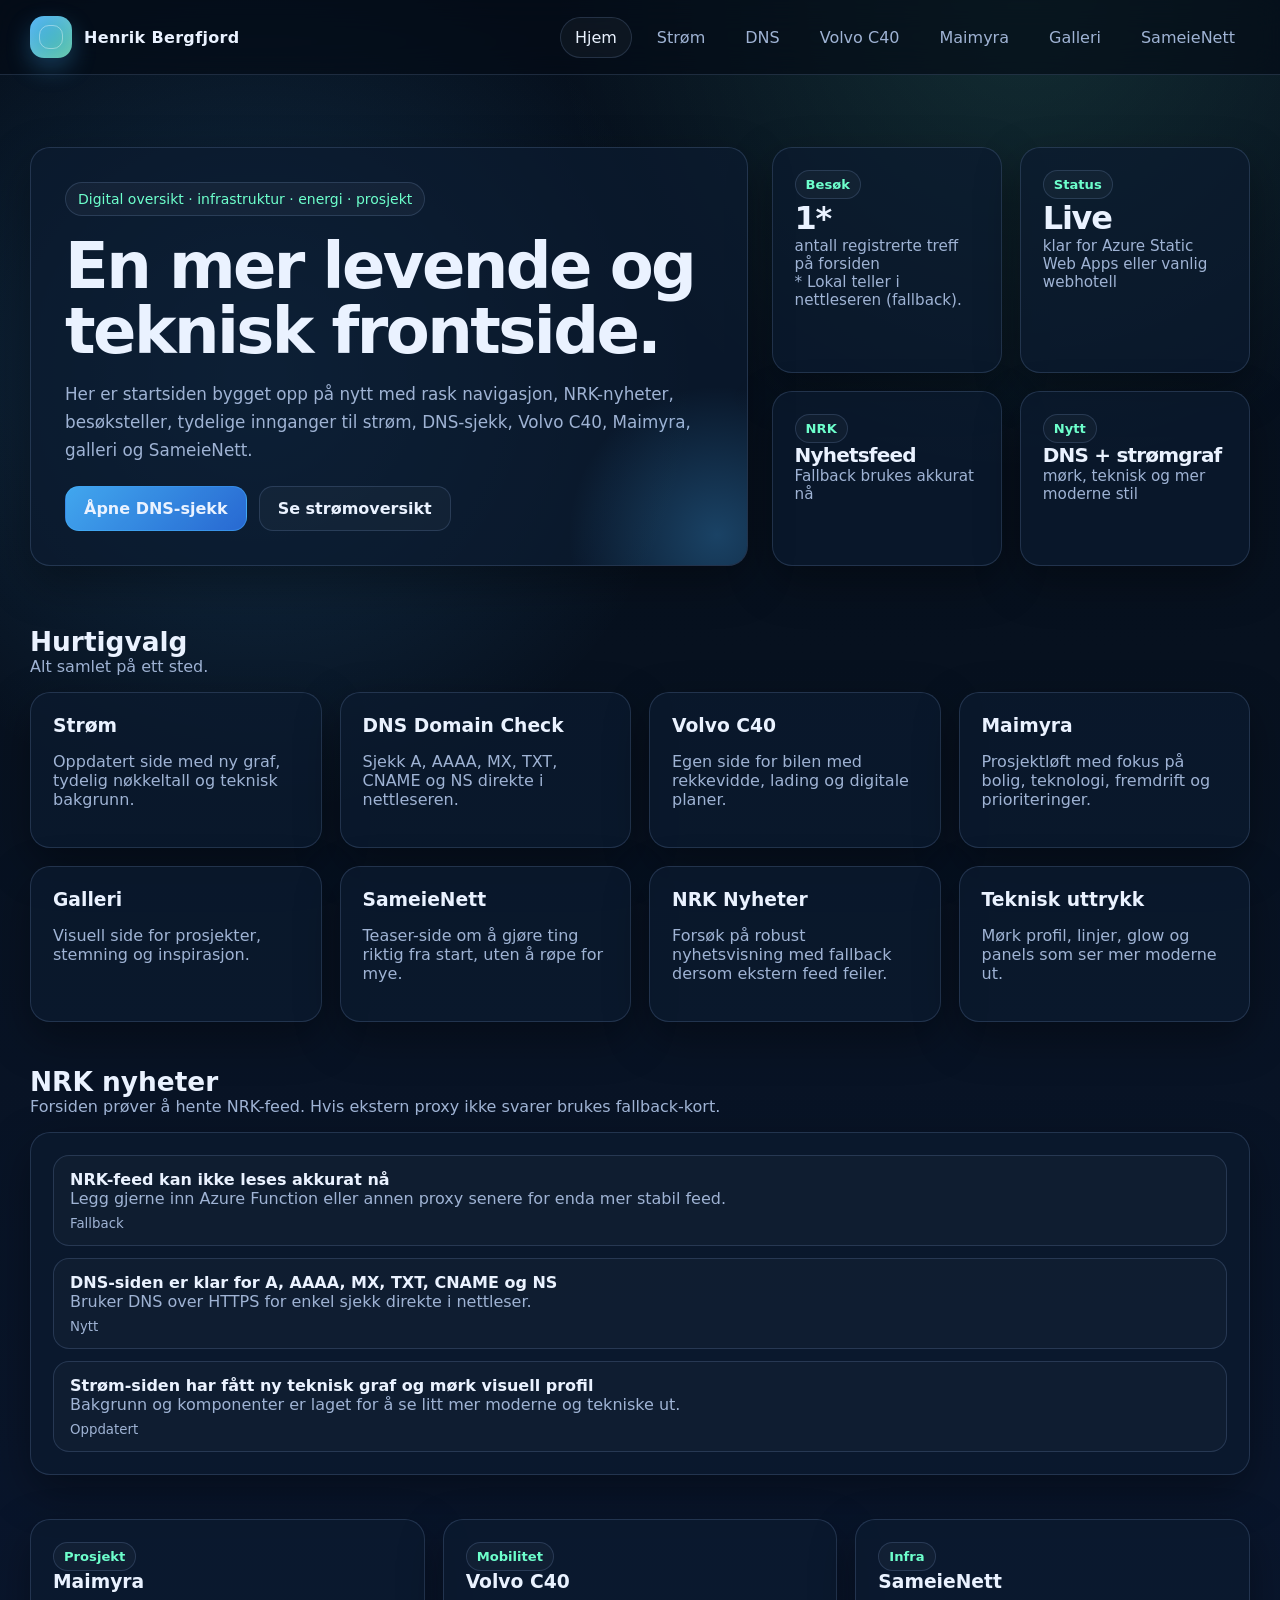
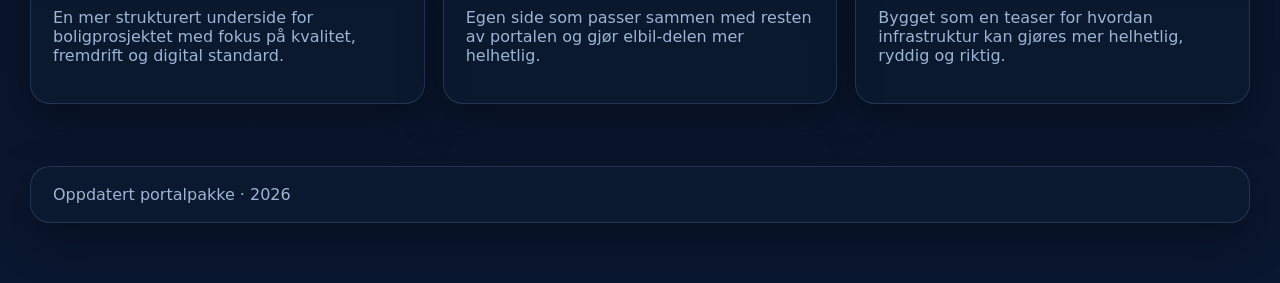
<file: index.html>
<!doctype html>
<html lang="no">
<head>
  <meta charset="utf-8">
  <meta name="viewport" content="width=device-width, initial-scale=1">
  <title>Henrik Bergfjord | Portal</title>
  <meta name="description" content="Moderne portal med oversikt over strøm, DNS-sjekk, Maimyra, Volvo C40, galleri og SameieNett.">
  <link rel="stylesheet" href="assets/styles.css">
</head>
<body>
  <header class="topbar">
    <div class="container nav">
      <a class="brand" href="index.html">
        <span class="brand-mark"></span>
        <span>Henrik Bergfjord</span>
      </a>
      <nav class="nav-links">
        <a data-nav href="index.html">Hjem</a>
        <a data-nav href="strom.html">Strøm</a>
        <a data-nav href="dns-sjekk.html">DNS</a>
        <a data-nav href="volvo-c40.html">Volvo C40</a>
        <a data-nav href="maimyra.html">Maimyra</a>
        <a data-nav href="galleri.html">Galleri</a>
        <a data-nav href="SameieNett.html">SameieNett</a>
      </nav>
    </div>
  </header>

  <main>
    <section class="hero">
      <div class="container hero-grid">
        <div class="card hero-card">
          <div class="kicker">Digital oversikt · infrastruktur · energi · prosjekt</div>
          <h1>En mer levende og teknisk frontside.</h1>
          <p>
            Her er startsiden bygget opp på nytt med rask navigasjon, NRK-nyheter, besøks­teller,
            tydelige innganger til strøm, DNS-sjekk, Volvo C40, Maimyra, galleri og SameieNett.
          </p>
          <div class="actions">
            <a class="button primary" href="dns-sjekk.html">Åpne DNS-sjekk</a>
            <a class="button" href="strom.html">Se strømoversikt</a>
          </div>
        </div>

        <div class="grid-2">
          <div class="card stat-card">
            <div class="badge">Besøk</div>
            <div class="metric" data-visitor-count>…</div>
            <div class="metric-sub">antall registrerte treff på forsiden</div>
            <div class="metric-sub" data-visitor-note></div>
          </div>
          <div class="card stat-card">
            <div class="badge">Status</div>
            <div class="metric">Live</div>
            <div class="metric-sub">klar for Azure Static Web Apps eller vanlig webhotell</div>
          </div>
          <div class="card stat-card">
            <div class="badge">NRK</div>
            <div class="metric" style="font-size:1.25rem">Nyhetsfeed</div>
            <div class="metric-sub" data-news-status>Laster …</div>
          </div>
          <div class="card stat-card">
            <div class="badge">Nytt</div>
            <div class="metric" style="font-size:1.25rem">DNS + strømgraf</div>
            <div class="metric-sub">mørk, teknisk og mer moderne stil</div>
          </div>
        </div>
      </div>
    </section>

    <section class="section">
      <div class="container">
        <div class="section-head">
          <div>
            <h2>Hurtigvalg</h2>
            <p>Alt samlet på ett sted.</p>
          </div>
        </div>
        <div class="grid-4">
          <a class="card tile" href="strom.html">
            <h3>Strøm</h3>
            <p class="muted">Oppdatert side med ny graf, tydelig nøkkeltall og teknisk bakgrunn.</p>
          </a>
          <a class="card tile" href="dns-sjekk.html">
            <h3>DNS Domain Check</h3>
            <p class="muted">Sjekk A, AAAA, MX, TXT, CNAME og NS direkte i nettleseren.</p>
          </a>
          <a class="card tile" href="volvo-c40.html">
            <h3>Volvo C40</h3>
            <p class="muted">Egen side for bilen med rekkevidde, lading og digitale planer.</p>
          </a>
          <a class="card tile" href="maimyra.html">
            <h3>Maimyra</h3>
            <p class="muted">Prosjektløft med fokus på bolig, teknologi, fremdrift og prioriteringer.</p>
          </a>
          <a class="card tile" href="galleri.html">
            <h3>Galleri</h3>
            <p class="muted">Visuell side for prosjekter, stemning og inspirasjon.</p>
          </a>
          <a class="card tile" href="SameieNett.html">
            <h3>SameieNett</h3>
            <p class="muted">Teaser-side om å gjøre ting riktig fra start, uten å røpe for mye.</p>
          </a>
          <a class="card tile" href="index.html#nyheter">
            <h3>NRK Nyheter</h3>
            <p class="muted">Forsøk på robust nyhetsvisning med fallback dersom ekstern feed feiler.</p>
          </a>
          <a class="card tile" href="strom.html#teknisk">
            <h3>Teknisk uttrykk</h3>
            <p class="muted">Mørk profil, linjer, glow og panels som ser mer moderne ut.</p>
          </a>
        </div>
      </div>
    </section>

    <section class="section" id="nyheter">
      <div class="container">
        <div class="section-head">
          <div>
            <h2>NRK nyheter</h2>
            <p>Forsiden prøver å hente NRK-feed. Hvis ekstern proxy ikke svarer brukes fallback-kort.</p>
          </div>
        </div>
        <div class="card news-card">
          <div class="news-list" data-news-list></div>
        </div>
      </div>
    </section>

    <section class="section">
      <div class="container grid-3">
        <div class="card feature-card">
          <div class="badge">Prosjekt</div>
          <h3>Maimyra</h3>
          <p class="muted">En mer strukturert underside for boligprosjektet med fokus på kvalitet, fremdrift og digital standard.</p>
        </div>
        <div class="card feature-card">
          <div class="badge">Mobilitet</div>
          <h3>Volvo C40</h3>
          <p class="muted">Egen side som passer sammen med resten av portalen og gjør elbil-delen mer helhetlig.</p>
        </div>
        <div class="card feature-card">
          <div class="badge">Infra</div>
          <h3>SameieNett</h3>
          <p class="muted">Bygget som en teaser for hvordan infrastruktur kan gjøres mer helhetlig, ryddig og riktig.</p>
        </div>
      </div>
    </section>
  </main>

  <footer class="footer">
    <div class="container">
      <div class="card">
        Oppdatert portalpakke · <span data-year></span>
      </div>
    </div>
  </footer>

  <script src="assets/app.js"></script>
</body>
</html>
</file>
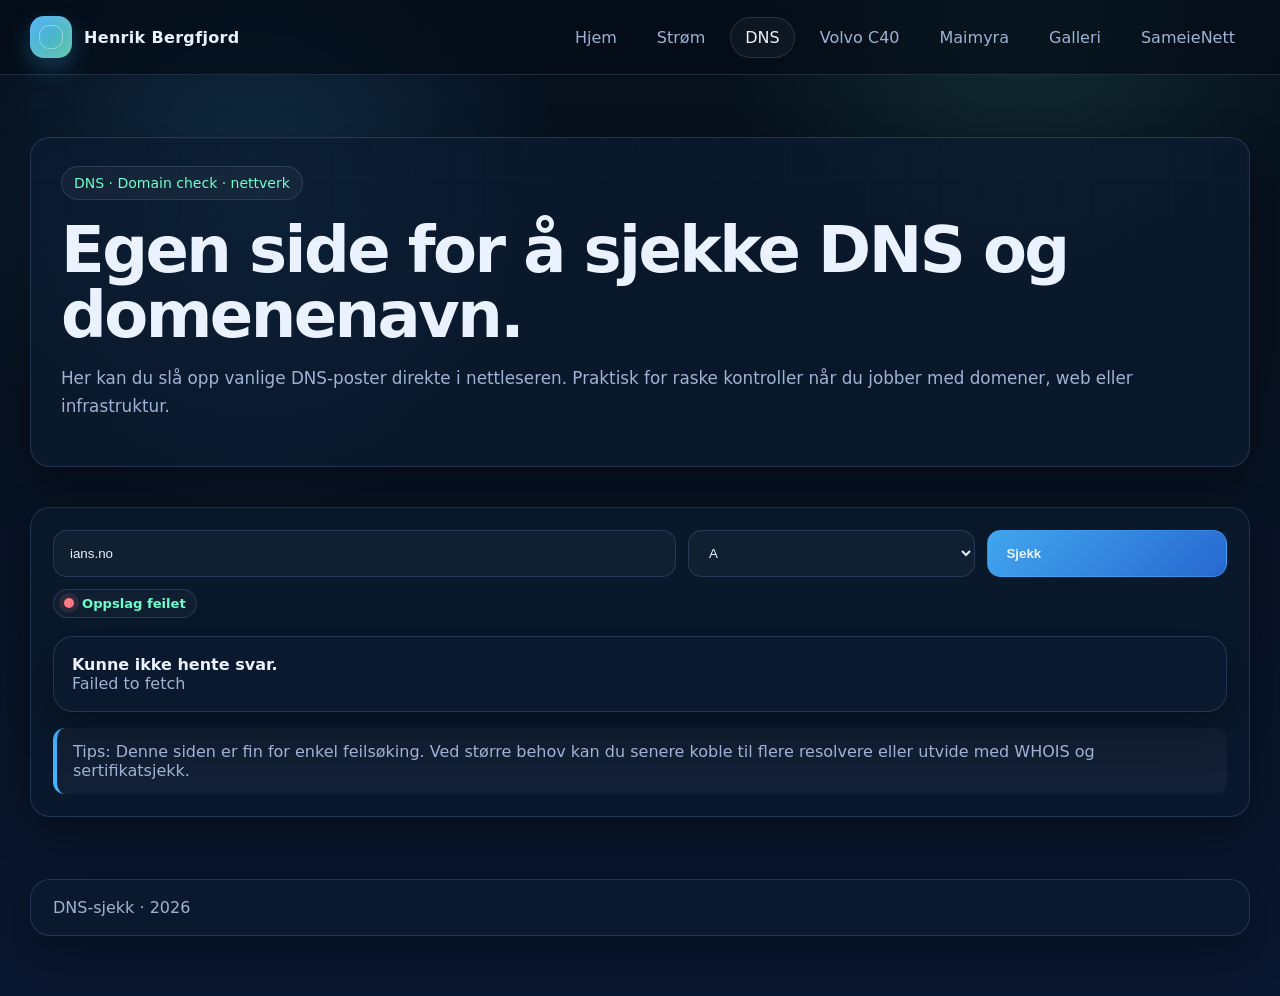
<file: dns-sjekk.html>
<!doctype html>
<html lang="no">
<head>
  <meta charset="utf-8">
  <meta name="viewport" content="width=device-width, initial-scale=1">
  <title>DNS-sjekk | Henrik Bergfjord</title>
  <meta name="description" content="DNS-sjekk for domenenavn med A, AAAA, MX, TXT, CNAME og NS.">
  <link rel="stylesheet" href="assets/styles.css">
</head>
<body>
  <header class="topbar">
    <div class="container nav">
      <a class="brand" href="index.html"><span class="brand-mark"></span><span>Henrik Bergfjord</span></a>
      <nav class="nav-links">
        <a data-nav href="index.html">Hjem</a>
        <a data-nav href="strom.html">Strøm</a>
        <a data-nav href="dns-sjekk.html">DNS</a>
        <a data-nav href="volvo-c40.html">Volvo C40</a>
        <a data-nav href="maimyra.html">Maimyra</a>
        <a data-nav href="galleri.html">Galleri</a>
        <a data-nav href="SameieNett.html">SameieNett</a>
      </nav>
    </div>
  </header>

  <main>
    <section class="page-header">
      <div class="container">
        <div class="card tech-bg">
          <div class="kicker">DNS · Domain check · nettverk</div>
          <h1>Egen side for å sjekke DNS og domenenavn.</h1>
          <p>Her kan du slå opp vanlige DNS-poster direkte i nettleseren. Praktisk for raske kontroller når du jobber med domener, web eller infrastruktur.</p>
        </div>
      </div>
    </section>

    <section class="section">
      <div class="container">
        <div class="card" style="padding:22px;">
          <form class="form-row" data-dns-form>
            <input class="input" type="text" name="domain" value="ians.no" placeholder="Skriv domenenavn, f.eks. ians.no">
            <select name="type">
              <option>A</option>
              <option>AAAA</option>
              <option>MX</option>
              <option>TXT</option>
              <option>CNAME</option>
              <option>NS</option>
            </select>
            <button class="button primary" type="submit">Sjekk</button>
          </form>
          <div class="actions" style="margin-top:12px;">
            <span class="badge" data-dns-summary>Klar</span>
          </div>
          <div class="results" data-dns-results></div>
          <div class="note" style="margin-top:16px;">Tips: Denne siden er fin for enkel feilsøking. Ved større behov kan du senere koble til flere resolvere eller utvide med WHOIS og sertifikatsjekk.</div>
        </div>
      </div>
    </section>
  </main>

  <footer class="footer"><div class="container"><div class="card">DNS-sjekk · <span data-year></span></div></div></footer>
  <script src="assets/app.js"></script>
</body>
</html>
</file>
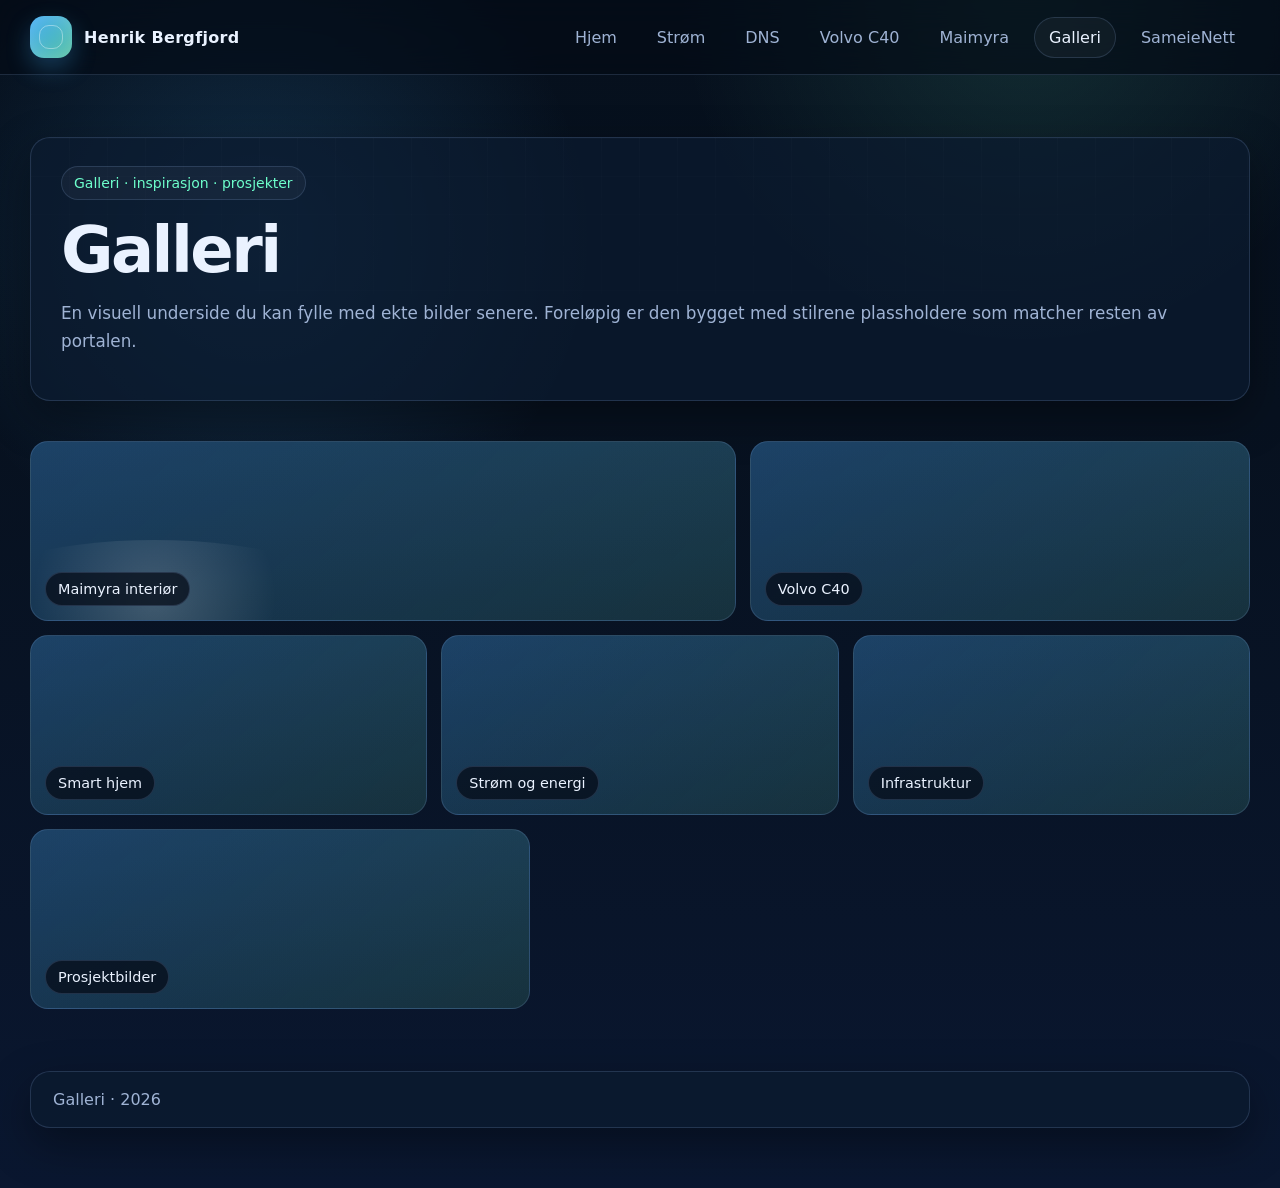
<file: galleri.html>
<!doctype html>
<html lang="no">
<head>
  <meta charset="utf-8">
  <meta name="viewport" content="width=device-width, initial-scale=1">
  <title>Galleri | Henrik Bergfjord</title>
  <meta name="description" content="Galleri med moderne plassholdere for prosjekter og inspirasjon.">
  <link rel="stylesheet" href="assets/styles.css">
</head>
<body>
  <header class="topbar">
    <div class="container nav">
      <a class="brand" href="index.html"><span class="brand-mark"></span><span>Henrik Bergfjord</span></a>
      <nav class="nav-links">
        <a data-nav href="index.html">Hjem</a>
        <a data-nav href="strom.html">Strøm</a>
        <a data-nav href="dns-sjekk.html">DNS</a>
        <a data-nav href="volvo-c40.html">Volvo C40</a>
        <a data-nav href="maimyra.html">Maimyra</a>
        <a data-nav href="galleri.html">Galleri</a>
        <a data-nav href="SameieNett.html">SameieNett</a>
      </nav>
    </div>
  </header>

  <main>
    <section class="page-header">
      <div class="container">
        <div class="card tech-bg">
          <div class="kicker">Galleri · inspirasjon · prosjekter</div>
          <h1>Galleri</h1>
          <p>En visuell underside du kan fylle med ekte bilder senere. Foreløpig er den bygget med stilrene plassholdere som matcher resten av portalen.</p>
        </div>
      </div>
    </section>

    <section class="section">
      <div class="container gallery">
        <div class="shot large" data-label="Maimyra interiør"><span class="photo-glow"></span></div>
        <div class="shot medium" data-label="Volvo C40"></div>
        <div class="shot small" data-label="Smart hjem"></div>
        <div class="shot small" data-label="Strøm og energi"></div>
        <div class="shot small" data-label="Infrastruktur"></div>
        <div class="shot medium" data-label="Prosjektbilder"></div>
      </div>
    </section>
  </main>

  <footer class="footer"><div class="container"><div class="card">Galleri · <span data-year></span></div></div></footer>
  <script src="assets/app.js"></script>
</body>
</html>
</file>
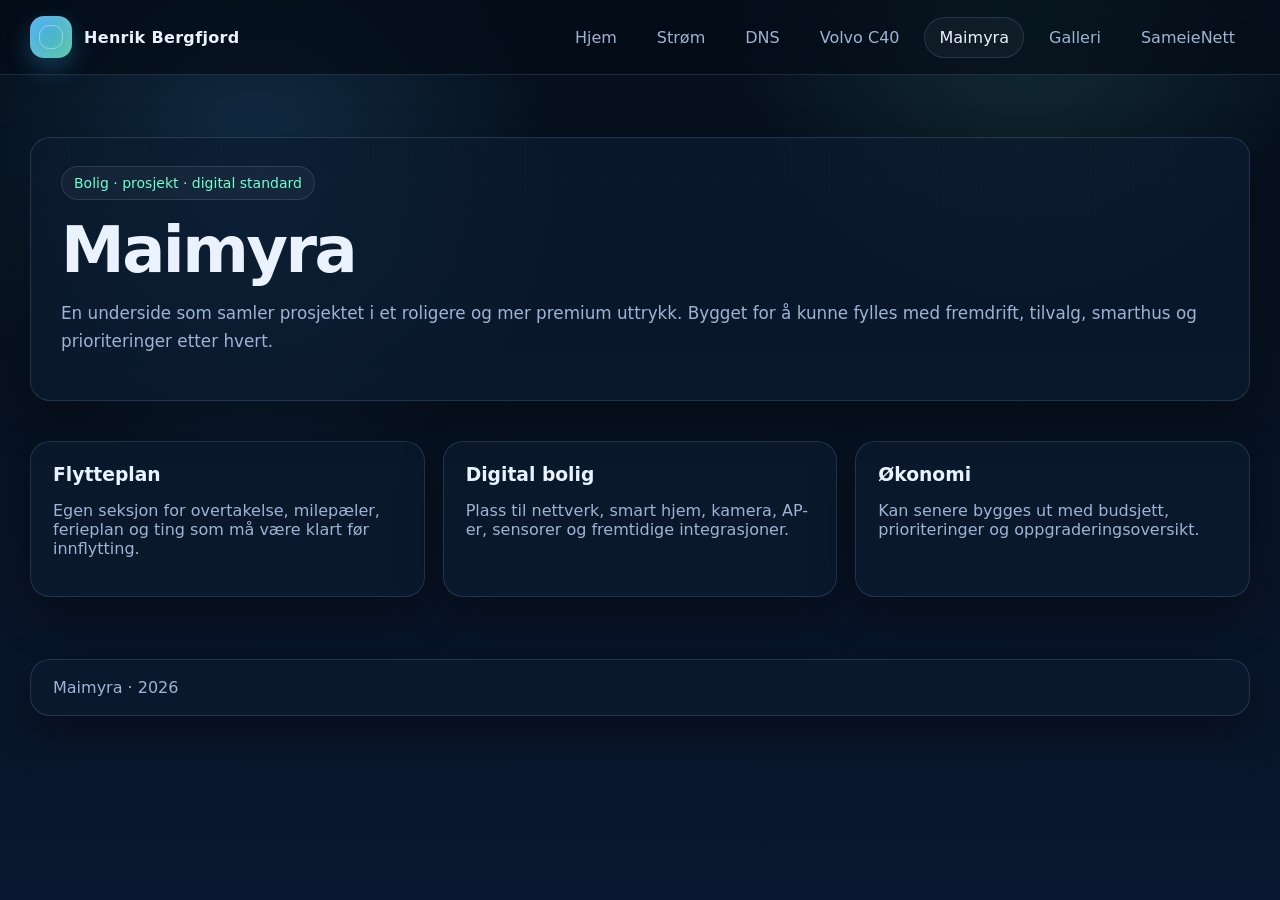
<file: maimyra.html>
<!doctype html>
<html lang="no">
<head>
  <meta charset="utf-8">
  <meta name="viewport" content="width=device-width, initial-scale=1">
  <title>Maimyra | Henrik Bergfjord</title>
  <meta name="description" content="Maimyra prosjektoversikt.">
  <link rel="stylesheet" href="assets/styles.css">
</head>
<body>
  <header class="topbar">
    <div class="container nav">
      <a class="brand" href="index.html"><span class="brand-mark"></span><span>Henrik Bergfjord</span></a>
      <nav class="nav-links">
        <a data-nav href="index.html">Hjem</a>
        <a data-nav href="strom.html">Strøm</a>
        <a data-nav href="dns-sjekk.html">DNS</a>
        <a data-nav href="volvo-c40.html">Volvo C40</a>
        <a data-nav href="maimyra.html">Maimyra</a>
        <a data-nav href="galleri.html">Galleri</a>
        <a data-nav href="SameieNett.html">SameieNett</a>
      </nav>
    </div>
  </header>

  <main>
    <section class="page-header">
      <div class="container">
        <div class="card tech-bg">
          <div class="kicker">Bolig · prosjekt · digital standard</div>
          <h1>Maimyra</h1>
          <p>En underside som samler prosjektet i et roligere og mer premium uttrykk. Bygget for å kunne fylles med fremdrift, tilvalg, smarthus og prioriteringer etter hvert.</p>
        </div>
      </div>
    </section>

    <section class="section">
      <div class="container grid-3">
        <div class="card tile">
          <h3>Flytteplan</h3>
          <p class="muted">Egen seksjon for overtakelse, milepæler, ferieplan og ting som må være klart før innflytting.</p>
        </div>
        <div class="card tile">
          <h3>Digital bolig</h3>
          <p class="muted">Plass til nettverk, smart hjem, kamera, AP-er, sensorer og fremtidige integrasjoner.</p>
        </div>
        <div class="card tile">
          <h3>Økonomi</h3>
          <p class="muted">Kan senere bygges ut med budsjett, prioriteringer og oppgraderingsoversikt.</p>
        </div>
      </div>
    </section>
  </main>

  <footer class="footer"><div class="container"><div class="card">Maimyra · <span data-year></span></div></div></footer>
  <script src="assets/app.js"></script>
</body>
</html>
</file>
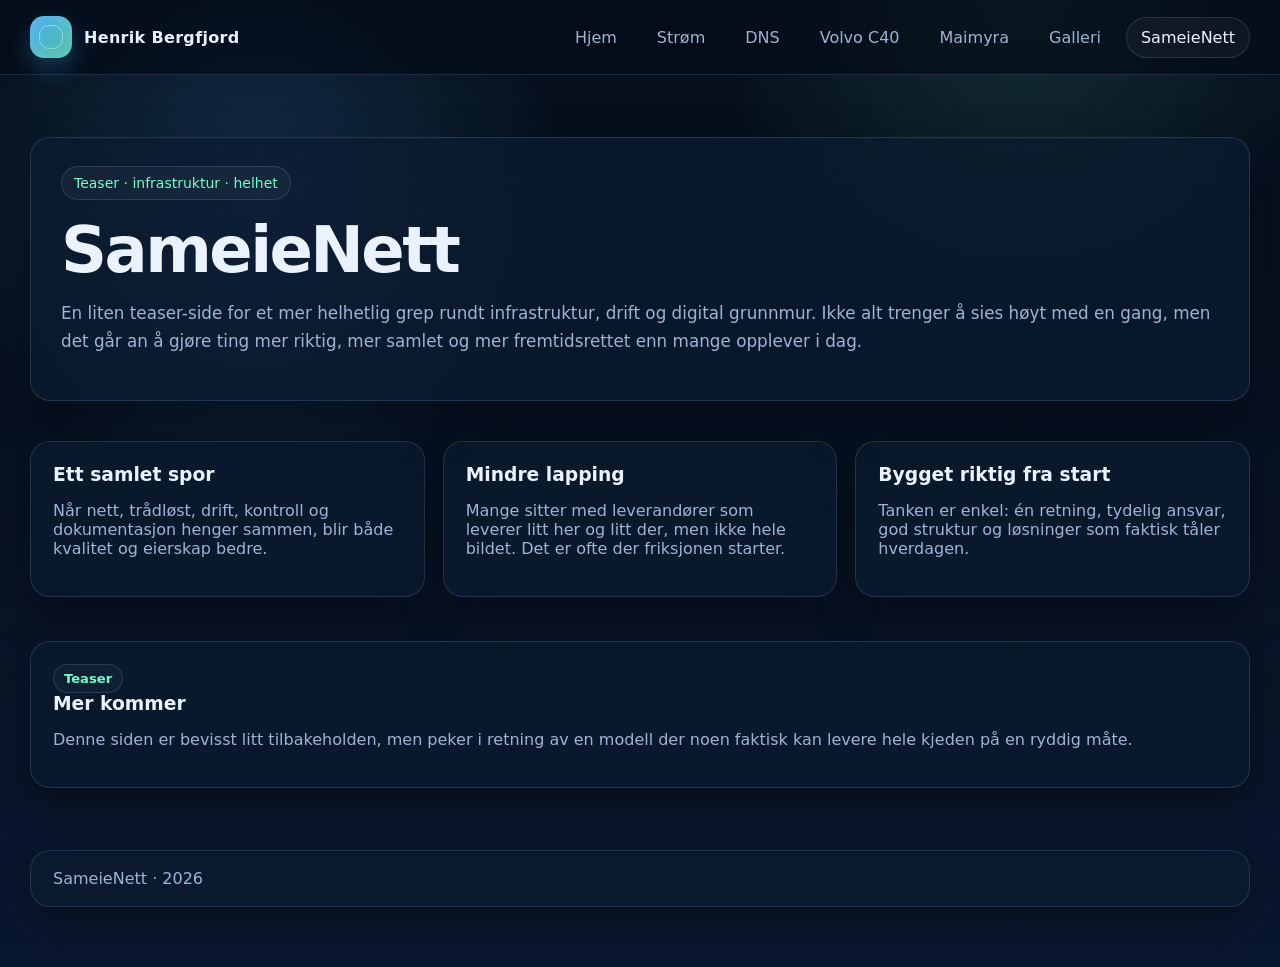
<file: SameieNett.html>
<!doctype html>
<html lang="no">
<head>
  <meta charset="utf-8">
  <meta name="viewport" content="width=device-width, initial-scale=1">
  <title>SameieNett | Henrik Bergfjord</title>
  <meta name="description" content="Teaser for SameieNett.">
  <link rel="stylesheet" href="assets/styles.css">
</head>
<body>
  <header class="topbar">
    <div class="container nav">
      <a class="brand" href="index.html"><span class="brand-mark"></span><span>Henrik Bergfjord</span></a>
      <nav class="nav-links">
        <a data-nav href="index.html">Hjem</a>
        <a data-nav href="strom.html">Strøm</a>
        <a data-nav href="dns-sjekk.html">DNS</a>
        <a data-nav href="volvo-c40.html">Volvo C40</a>
        <a data-nav href="maimyra.html">Maimyra</a>
        <a data-nav href="galleri.html">Galleri</a>
        <a data-nav href="SameieNett.html">SameieNett</a>
      </nav>
    </div>
  </header>

  <main>
    <section class="page-header">
      <div class="container">
        <div class="card tech-bg">
          <div class="kicker">Teaser · infrastruktur · helhet</div>
          <h1>SameieNett</h1>
          <p>
            En liten teaser-side for et mer helhetlig grep rundt infrastruktur, drift og digital grunnmur.
            Ikke alt trenger å sies høyt med en gang, men det går an å gjøre ting mer riktig, mer samlet og mer fremtidsrettet enn mange opplever i dag.
          </p>
        </div>
      </div>
    </section>

    <section class="section">
      <div class="container grid-3">
        <div class="card tile">
          <h3>Ett samlet spor</h3>
          <p class="muted">Når nett, trådløst, drift, kontroll og dokumentasjon henger sammen, blir både kvalitet og eierskap bedre.</p>
        </div>
        <div class="card tile">
          <h3>Mindre lapping</h3>
          <p class="muted">Mange sitter med leverandører som leverer litt her og litt der, men ikke hele bildet. Det er ofte der friksjonen starter.</p>
        </div>
        <div class="card tile">
          <h3>Bygget riktig fra start</h3>
          <p class="muted">Tanken er enkel: én retning, tydelig ansvar, god struktur og løsninger som faktisk tåler hverdagen.</p>
        </div>
      </div>
    </section>

    <section class="section">
      <div class="container">
        <div class="card tile">
          <div class="badge">Teaser</div>
          <h3>Mer kommer</h3>
          <p class="muted">Denne siden er bevisst litt tilbakeholden, men peker i retning av en modell der noen faktisk kan levere hele kjeden på en ryddig måte.</p>
        </div>
      </div>
    </section>
  </main>

  <footer class="footer"><div class="container"><div class="card">SameieNett · <span data-year></span></div></div></footer>
  <script src="assets/app.js"></script>
</body>
</html>
</file>
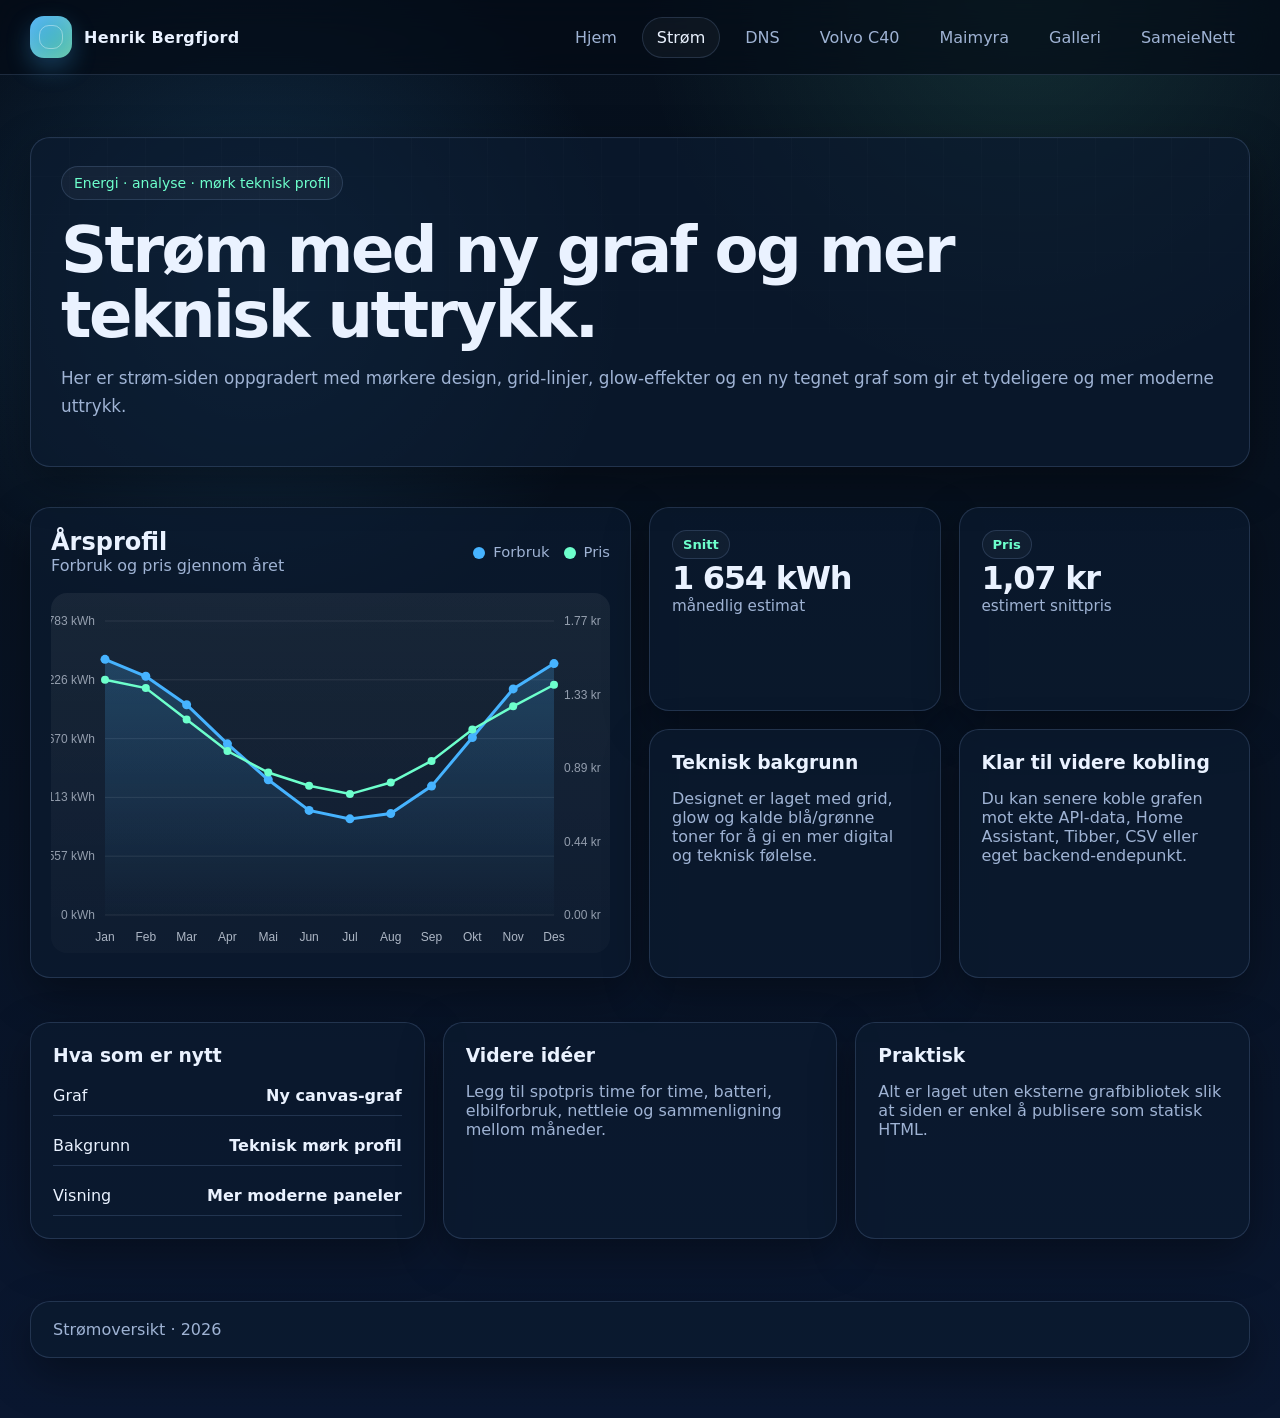
<file: strom.html>
<!doctype html>
<html lang="no">
<head>
  <meta charset="utf-8">
  <meta name="viewport" content="width=device-width, initial-scale=1">
  <title>Strøm | Henrik Bergfjord</title>
  <meta name="description" content="Strømoversikt med ny graf og teknisk uttrykk.">
  <link rel="stylesheet" href="assets/styles.css">
</head>
<body>
  <header class="topbar">
    <div class="container nav">
      <a class="brand" href="index.html"><span class="brand-mark"></span><span>Henrik Bergfjord</span></a>
      <nav class="nav-links">
        <a data-nav href="index.html">Hjem</a>
        <a data-nav href="strom.html">Strøm</a>
        <a data-nav href="dns-sjekk.html">DNS</a>
        <a data-nav href="volvo-c40.html">Volvo C40</a>
        <a data-nav href="maimyra.html">Maimyra</a>
        <a data-nav href="galleri.html">Galleri</a>
        <a data-nav href="SameieNett.html">SameieNett</a>
      </nav>
    </div>
  </header>

  <main>
    <section class="page-header">
      <div class="container">
        <div class="card tech-bg">
          <div class="kicker">Energi · analyse · mørk teknisk profil</div>
          <h1>Strøm med ny graf og mer teknisk uttrykk.</h1>
          <p>
            Her er strøm-siden oppgradert med mørkere design, grid-linjer, glow-effekter og en ny tegnet graf
            som gir et tydeligere og mer moderne uttrykk.
          </p>
        </div>
      </div>
    </section>

    <section class="section" id="teknisk">
      <div class="container grid-2">
        <div class="card chart-card">
          <div class="chart-header">
            <div>
              <h2 style="margin:0">Årsprofil</h2>
              <div class="muted">Forbruk og pris gjennom året</div>
            </div>
            <div class="legend">
              <span class="line1">Forbruk</span>
              <span class="line2">Pris</span>
            </div>
          </div>
          <canvas data-energy-chart width="1000" height="360"></canvas>
        </div>
        <div class="grid-2">
          <div class="card tile">
            <div class="badge">Snitt</div>
            <div class="metric">1 654 kWh</div>
            <div class="metric-sub">månedlig estimat</div>
          </div>
          <div class="card tile">
            <div class="badge">Pris</div>
            <div class="metric">1,07 kr</div>
            <div class="metric-sub">estimert snittpris</div>
          </div>
          <div class="card tile">
            <h3>Teknisk bakgrunn</h3>
            <p class="muted">Designet er laget med grid, glow og kalde blå/grønne toner for å gi en mer digital og teknisk følelse.</p>
          </div>
          <div class="card tile">
            <h3>Klar til videre kobling</h3>
            <p class="muted">Du kan senere koble grafen mot ekte API-data, Home Assistant, Tibber, CSV eller eget backend-endepunkt.</p>
          </div>
        </div>
      </div>
    </section>

    <section class="section">
      <div class="container grid-3">
        <div class="card tile">
          <h3>Hva som er nytt</h3>
          <div class="kv">
            <div class="kv-row"><span>Graf</span><strong>Ny canvas-graf</strong></div>
            <div class="kv-row"><span>Bakgrunn</span><strong>Teknisk mørk profil</strong></div>
            <div class="kv-row"><span>Visning</span><strong>Mer moderne paneler</strong></div>
          </div>
        </div>
        <div class="card tile">
          <h3>Videre idéer</h3>
          <p class="muted">Legg til spotpris time for time, batteri, elbilforbruk, nettleie og sammenligning mellom måneder.</p>
        </div>
        <div class="card tile">
          <h3>Praktisk</h3>
          <p class="muted">Alt er laget uten eksterne grafbibliotek slik at siden er enkel å publisere som statisk HTML.</p>
        </div>
      </div>
    </section>
  </main>

  <footer class="footer"><div class="container"><div class="card">Strømoversikt · <span data-year></span></div></div></footer>
  <script src="assets/app.js"></script>
</body>
</html>
</file>
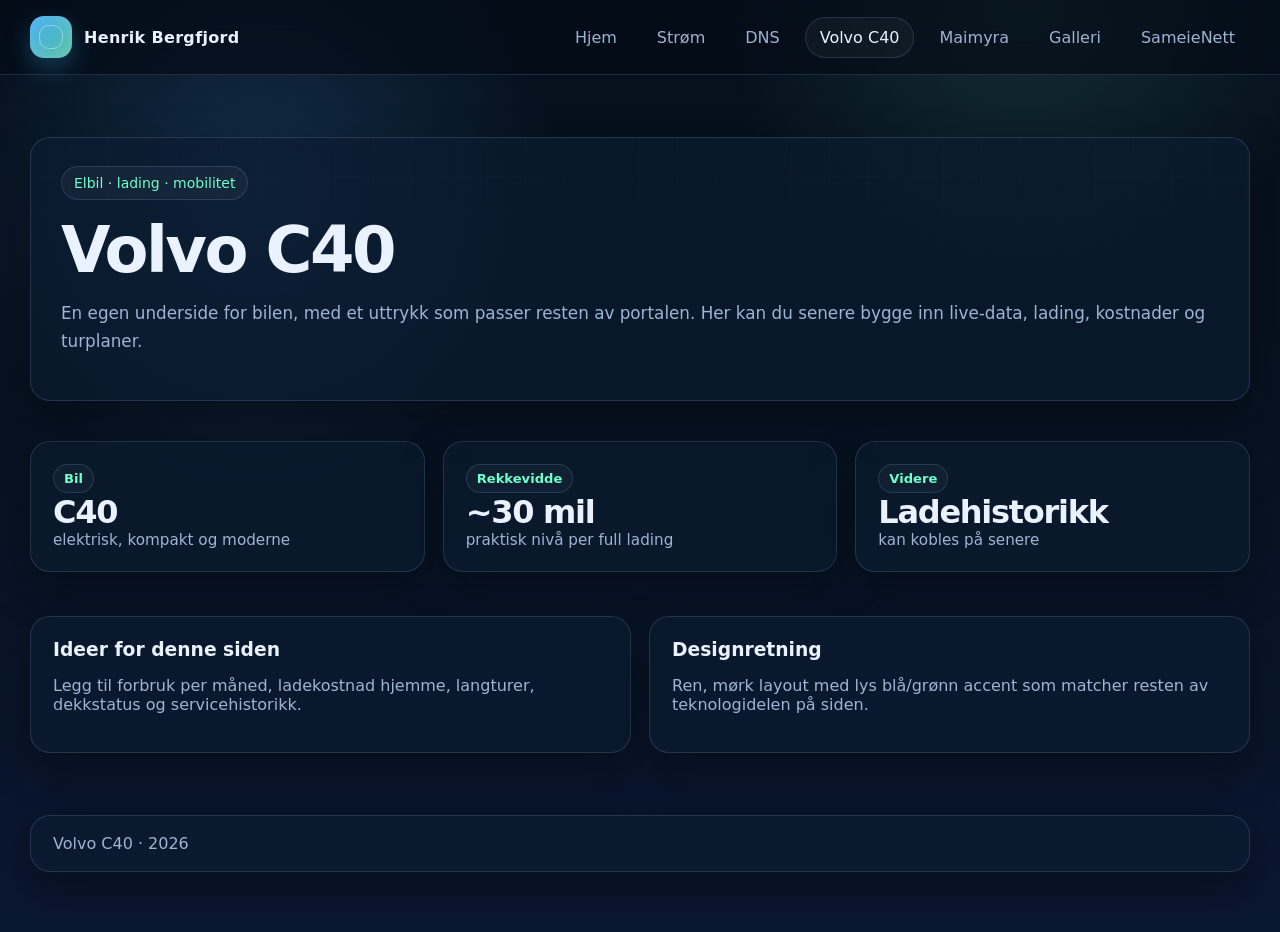
<file: volvo-c40.html>
<!doctype html>
<html lang="no">
<head>
  <meta charset="utf-8">
  <meta name="viewport" content="width=device-width, initial-scale=1">
  <title>Volvo C40 | Henrik Bergfjord</title>
  <meta name="description" content="Volvo C40 side med rekkevidde, lading og digitale planer.">
  <link rel="stylesheet" href="assets/styles.css">
</head>
<body>
  <header class="topbar">
    <div class="container nav">
      <a class="brand" href="index.html"><span class="brand-mark"></span><span>Henrik Bergfjord</span></a>
      <nav class="nav-links">
        <a data-nav href="index.html">Hjem</a>
        <a data-nav href="strom.html">Strøm</a>
        <a data-nav href="dns-sjekk.html">DNS</a>
        <a data-nav href="volvo-c40.html">Volvo C40</a>
        <a data-nav href="maimyra.html">Maimyra</a>
        <a data-nav href="galleri.html">Galleri</a>
        <a data-nav href="SameieNett.html">SameieNett</a>
      </nav>
    </div>
  </header>

  <main>
    <section class="page-header">
      <div class="container">
        <div class="card tech-bg">
          <div class="kicker">Elbil · lading · mobilitet</div>
          <h1>Volvo C40</h1>
          <p>En egen underside for bilen, med et uttrykk som passer resten av portalen. Her kan du senere bygge inn live-data, lading, kostnader og turplaner.</p>
        </div>
      </div>
    </section>

    <section class="section">
      <div class="container grid-3">
        <div class="card tile">
          <div class="badge">Bil</div>
          <div class="metric">C40</div>
          <div class="metric-sub">elektrisk, kompakt og moderne</div>
        </div>
        <div class="card tile">
          <div class="badge">Rekkevidde</div>
          <div class="metric">~30 mil</div>
          <div class="metric-sub">praktisk nivå per full lading</div>
        </div>
        <div class="card tile">
          <div class="badge">Videre</div>
          <div class="metric">Ladehistorikk</div>
          <div class="metric-sub">kan kobles på senere</div>
        </div>
      </div>
    </section>

    <section class="section">
      <div class="container grid-2">
        <div class="card tile">
          <h3>Ideer for denne siden</h3>
          <p class="muted">Legg til forbruk per måned, ladekostnad hjemme, langturer, dekkstatus og servicehistorikk.</p>
        </div>
        <div class="card tile">
          <h3>Designretning</h3>
          <p class="muted">Ren, mørk layout med lys blå/grønn accent som matcher resten av teknologidelen på siden.</p>
        </div>
      </div>
    </section>
  </main>

  <footer class="footer"><div class="container"><div class="card">Volvo C40 · <span data-year></span></div></div></footer>
  <script src="assets/app.js"></script>
</body>
</html>
</file>
<file: assets/styles.css>
:root {
  --bg: #07111f;
  --bg-soft: #0c1b30;
  --panel: rgba(12, 27, 48, 0.72);
  --panel-strong: rgba(9, 18, 34, 0.88);
  --text: #eaf2ff;
  --muted: #9fb3d4;
  --line: rgba(144, 178, 230, 0.18);
  --accent: #46b3ff;
  --accent-2: #6dffcc;
  --accent-3: #87a9ff;
  --danger: #ff7c86;
  --warning: #ffd479;
  --shadow: 0 16px 44px rgba(0,0,0,0.35);
  --radius: 20px;
  --max: 1220px;
}
* { box-sizing: border-box; }
html { scroll-behavior: smooth; }
body {
  margin: 0;
  font-family: Inter, ui-sans-serif, system-ui, -apple-system, BlinkMacSystemFont, "Segoe UI", sans-serif;
  color: var(--text);
  background:
    radial-gradient(circle at 20% 20%, rgba(70, 179, 255, 0.18), transparent 24%),
    radial-gradient(circle at 80% 0%, rgba(109, 255, 204, 0.12), transparent 22%),
    linear-gradient(180deg, #06101d 0%, #07111f 35%, #0a1730 100%);
  min-height: 100vh;
}
a { color: inherit; text-decoration: none; }
img { max-width: 100%; display: block; }
.container { width: min(var(--max), calc(100% - 32px)); margin: 0 auto; }
.topbar {
  position: sticky; top: 0; z-index: 50;
  backdrop-filter: blur(16px);
  background: rgba(4, 11, 22, 0.66);
  border-bottom: 1px solid var(--line);
}
.nav {
  display: flex; align-items: center; justify-content: space-between;
  gap: 16px; min-height: 74px;
}
.brand {
  display: flex; align-items: center; gap: 12px; font-weight: 700; letter-spacing: .02em;
}
.brand-mark {
  width: 42px; height: 42px; border-radius: 14px;
  background:
    linear-gradient(135deg, rgba(70,179,255,0.95), rgba(109,255,204,0.72)),
    #123;
  box-shadow: inset 0 0 18px rgba(255,255,255,0.18), 0 10px 24px rgba(70,179,255,0.28);
  position: relative;
}
.brand-mark::after {
  content: ""; position: absolute; inset: 9px;
  border-radius: 10px;
  border: 1px solid rgba(255,255,255,0.38);
}
.nav-links {
  display: flex; flex-wrap: wrap; gap: 10px;
}
.nav-links a {
  padding: 10px 14px; border-radius: 999px;
  color: var(--muted); border: 1px solid transparent;
}
.nav-links a:hover, .nav-links a.active {
  color: var(--text);
  background: rgba(255,255,255,0.04);
  border-color: var(--line);
}
.hero {
  padding: 72px 0 38px;
}
.hero-grid {
  display: grid; grid-template-columns: 1.2fr .8fr; gap: 24px; align-items: stretch;
}
.card {
  background: var(--panel);
  border: 1px solid var(--line);
  border-radius: var(--radius);
  box-shadow: var(--shadow);
}
.hero-card {
  padding: 34px;
  position: relative;
  overflow: hidden;
}
.hero-card::before {
  content: "";
  position: absolute; inset: auto -120px -120px auto;
  width: 300px; height: 300px;
  background: radial-gradient(circle, rgba(70,179,255,0.28), transparent 70%);
}
.kicker {
  display: inline-flex; align-items: center; gap: 8px;
  padding: 8px 12px; border-radius: 999px;
  background: rgba(255,255,255,0.04);
  border: 1px solid var(--line);
  color: var(--accent-2);
  font-size: 14px;
  margin-bottom: 18px;
}
.hero h1, .page-header h1 {
  margin: 0 0 12px;
  font-size: clamp(2.2rem, 5vw, 4.4rem);
  line-height: 1.02;
  letter-spacing: -0.04em;
}
.hero p, .page-header p {
  color: var(--muted);
  font-size: 1.05rem; line-height: 1.65;
}
.actions {
  display: flex; flex-wrap: wrap; gap: 12px; margin-top: 22px;
}
.button {
  display: inline-flex; align-items: center; gap: 10px;
  padding: 12px 18px; border-radius: 14px;
  border: 1px solid var(--line);
  background: rgba(255,255,255,0.03);
  color: var(--text); font-weight: 600;
}
.button.primary {
  background: linear-gradient(135deg, rgba(70,179,255,0.92), rgba(48,126,255,0.78));
  border-color: rgba(70,179,255,0.4);
}
.button:hover { transform: translateY(-1px); }
.grid-3, .grid-2, .grid-4 {
  display: grid; gap: 18px;
}
.grid-4 { grid-template-columns: repeat(4, minmax(0, 1fr)); }
.grid-3 { grid-template-columns: repeat(3, minmax(0, 1fr)); }
.grid-2 { grid-template-columns: repeat(2, minmax(0, 1fr)); }
.section { padding: 22px 0; }
.section-head {
  display: flex; justify-content: space-between; align-items: end; gap: 16px; margin-bottom: 16px;
}
.section-head h2 { margin: 0; font-size: 1.65rem; }
.section-head p { margin: 0; color: var(--muted); }
.tile, .news-card, .stat-card, .feature-card {
  padding: 22px;
}
.tile h3, .feature-card h3, .news-card h3 { margin-top: 0; margin-bottom: 10px; }
.muted { color: var(--muted); }
.metric {
  font-size: 2rem; font-weight: 800; letter-spacing: -0.04em;
}
.metric-sub { color: var(--muted); font-size: .95rem; }
.badge {
  display: inline-flex; padding: 6px 10px; border-radius: 999px;
  border: 1px solid var(--line); color: var(--accent-2); background: rgba(255,255,255,0.03);
  font-size: .82rem; font-weight: 600;
}
.news-list { display: grid; gap: 12px; }
.news-item {
  padding: 14px 16px; border-radius: 16px; background: rgba(255,255,255,0.025); border: 1px solid var(--line);
}
.news-item small { display: block; margin-top: 8px; color: var(--muted); }
.page-header {
  padding: 62px 0 18px;
}
.page-header .card { padding: 28px 30px; position: relative; overflow: hidden; }
.tech-bg::before {
  content: "";
  position: absolute; inset: 0;
  background:
    linear-gradient(rgba(255,255,255,0.04) 1px, transparent 1px),
    linear-gradient(90deg, rgba(255,255,255,0.04) 1px, transparent 1px);
  background-size: 38px 38px;
  mask-image: linear-gradient(180deg, rgba(0,0,0,.9), transparent 82%);
  opacity: .45;
  pointer-events: none;
}
.chart-card { padding: 20px; }
.chart-header { display:flex; justify-content:space-between; align-items:center; gap:12px; margin-bottom: 18px; }
canvas { width: 100%; height: auto; border-radius: 16px; background: linear-gradient(180deg, rgba(255,255,255,0.03), rgba(255,255,255,0.01)); }
.legend { display:flex; gap:14px; flex-wrap:wrap; color: var(--muted); font-size: .92rem; }
.legend span::before { content:""; display:inline-block; width:12px; height:12px; border-radius:99px; margin-right:8px; vertical-align:middle; }
.legend .line1::before { background:#46b3ff; }
.legend .line2::before { background:#6dffcc; }
.kv { display:grid; gap: 10px; }
.kv-row { display:flex; justify-content:space-between; gap:12px; padding:10px 0; border-bottom:1px solid var(--line); }
.gallery { display:grid; grid-template-columns: repeat(12, 1fr); gap: 14px; }
.shot {
  min-height: 180px; border-radius: 18px; overflow:hidden; position:relative;
  border:1px solid var(--line);
  background:
    linear-gradient(135deg, rgba(70,179,255,0.22), rgba(109,255,204,0.12)),
    linear-gradient(180deg, #10223c, #0a1529);
}
.shot.large { grid-column: span 7; }
.shot.medium { grid-column: span 5; }
.shot.small { grid-column: span 4; }
.shot::after {
  content: attr(data-label);
  position:absolute; left:14px; bottom:14px;
  padding:8px 12px; border-radius:999px; background:rgba(6,12,24,0.75); border:1px solid var(--line);
  font-size:.9rem;
}
.photo-glow {
  position:absolute; inset:auto auto -20% -10%; width:55%; height:65%; border-radius:50%;
  background: radial-gradient(circle, rgba(255,255,255,0.18), transparent 60%);
}
.footer {
  padding: 40px 0 60px; color: var(--muted);
}
.footer .card { padding: 18px 22px; }
.form-row { display:grid; grid-template-columns: 1.3fr .6fr .5fr; gap: 12px; }
.input, select {
  width:100%; padding:14px 16px; border-radius:14px; background: rgba(255,255,255,0.03); color:var(--text);
  border:1px solid var(--line); outline:none;
}
.input:focus, select:focus { border-color: rgba(70,179,255,0.65); box-shadow: 0 0 0 4px rgba(70,179,255,0.13); }
.results { margin-top: 18px; display:grid; gap:14px; }
.result-card { padding: 18px; }
.code-block {
  padding: 14px 16px; border-radius: 14px; background: rgba(0,0,0,0.24); border:1px solid var(--line);
  font-family: ui-monospace, SFMono-Regular, Menlo, Consolas, monospace; font-size: .92rem;
  overflow:auto;
}
.status { display:inline-flex; align-items:center; gap:8px; font-weight:700; }
.status::before { content:""; width:10px; height:10px; border-radius:50%; background: var(--accent-2); box-shadow: 0 0 0 5px rgba(109,255,204,0.12); }
.status.warn::before { background: var(--warning); box-shadow: 0 0 0 5px rgba(255,212,121,0.12); }
.status.error::before { background: var(--danger); box-shadow: 0 0 0 5px rgba(255,124,134,0.12); }
.table { width:100%; border-collapse: collapse; }
.table th, .table td { text-align:left; padding: 12px 10px; border-bottom:1px solid var(--line); vertical-align: top; }
.note {
  padding: 14px 16px; border-left: 4px solid var(--accent); background: rgba(255,255,255,0.03); border-radius: 12px;
  color: var(--muted);
}
@media (max-width: 1024px) {
  .hero-grid, .grid-4, .grid-3, .grid-2, .form-row { grid-template-columns: 1fr; }
  .shot.large, .shot.medium, .shot.small { grid-column: span 12; }
}
@media (max-width: 720px) {
  .nav { padding: 10px 0 12px; align-items: start; flex-direction: column; }
  .hero-card, .page-header .card { padding: 22px; }
  .container { width: min(var(--max), calc(100% - 22px)); }
}
</file>
